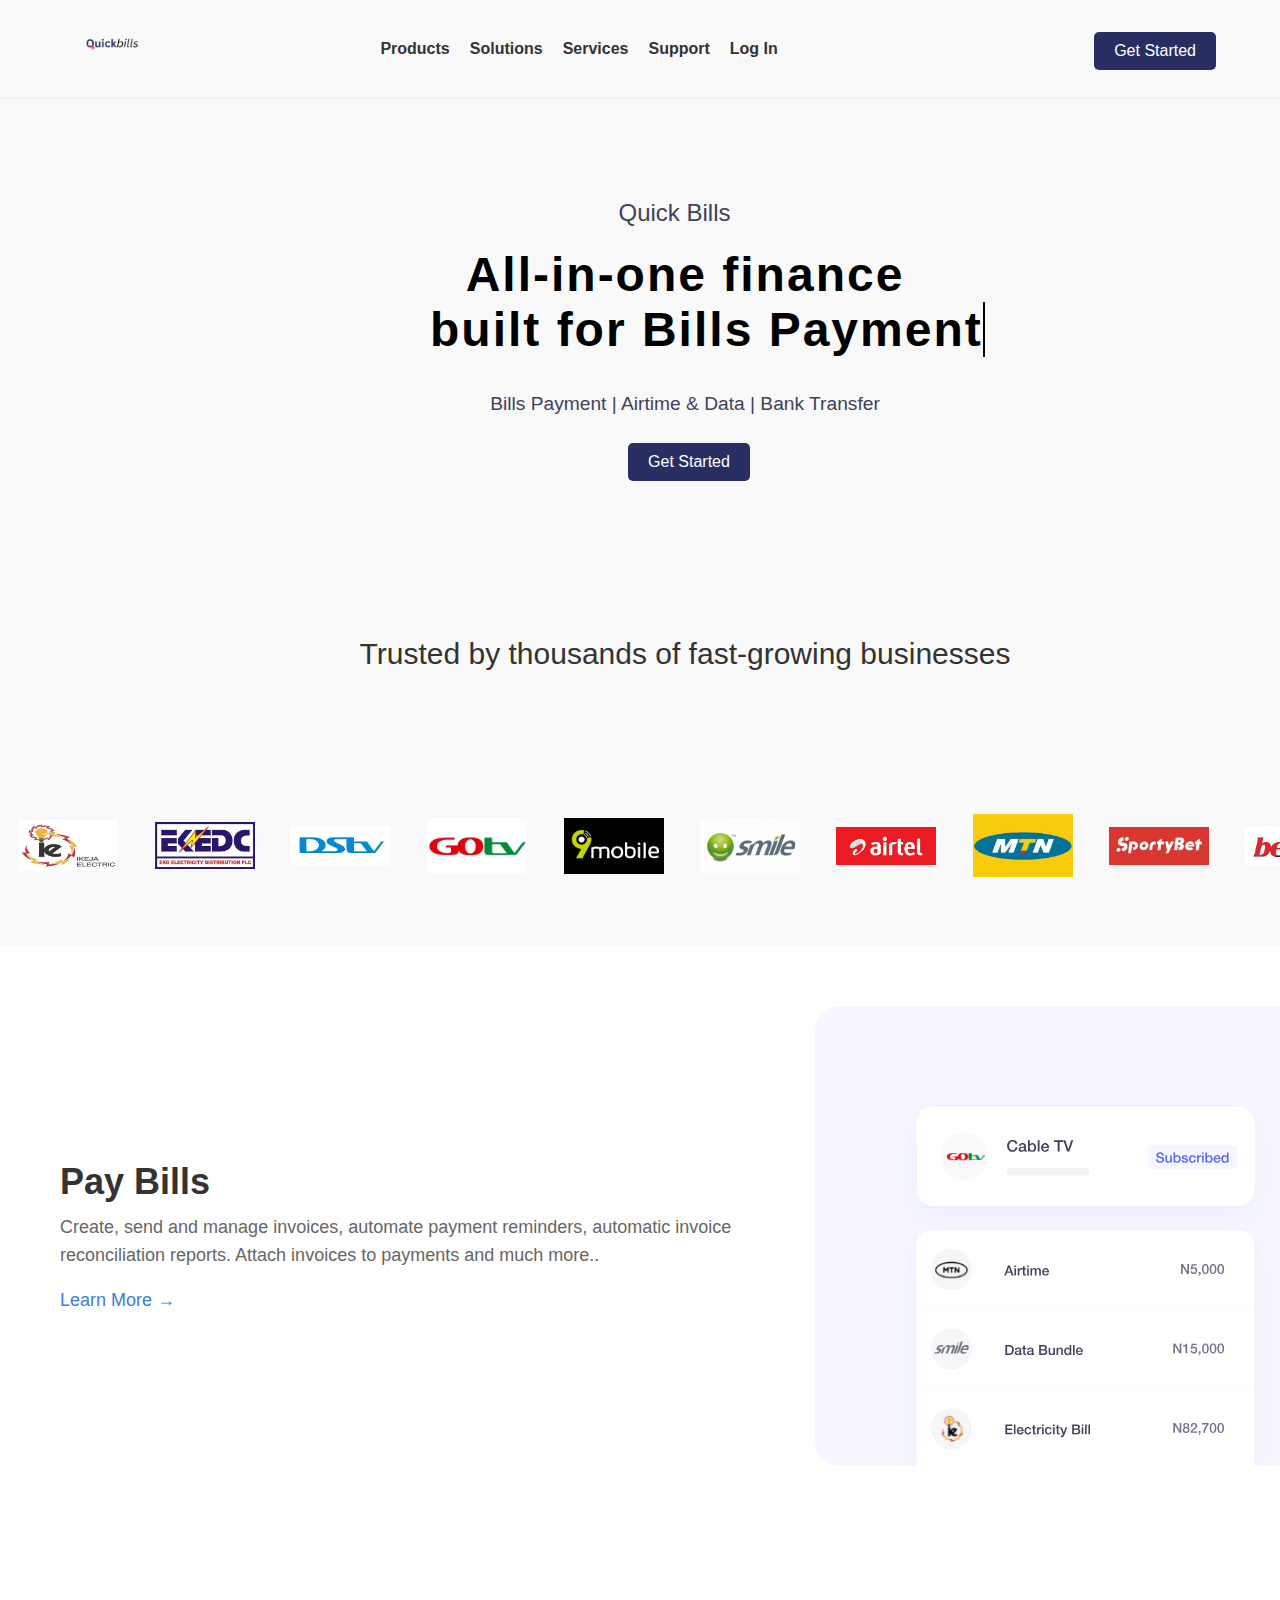
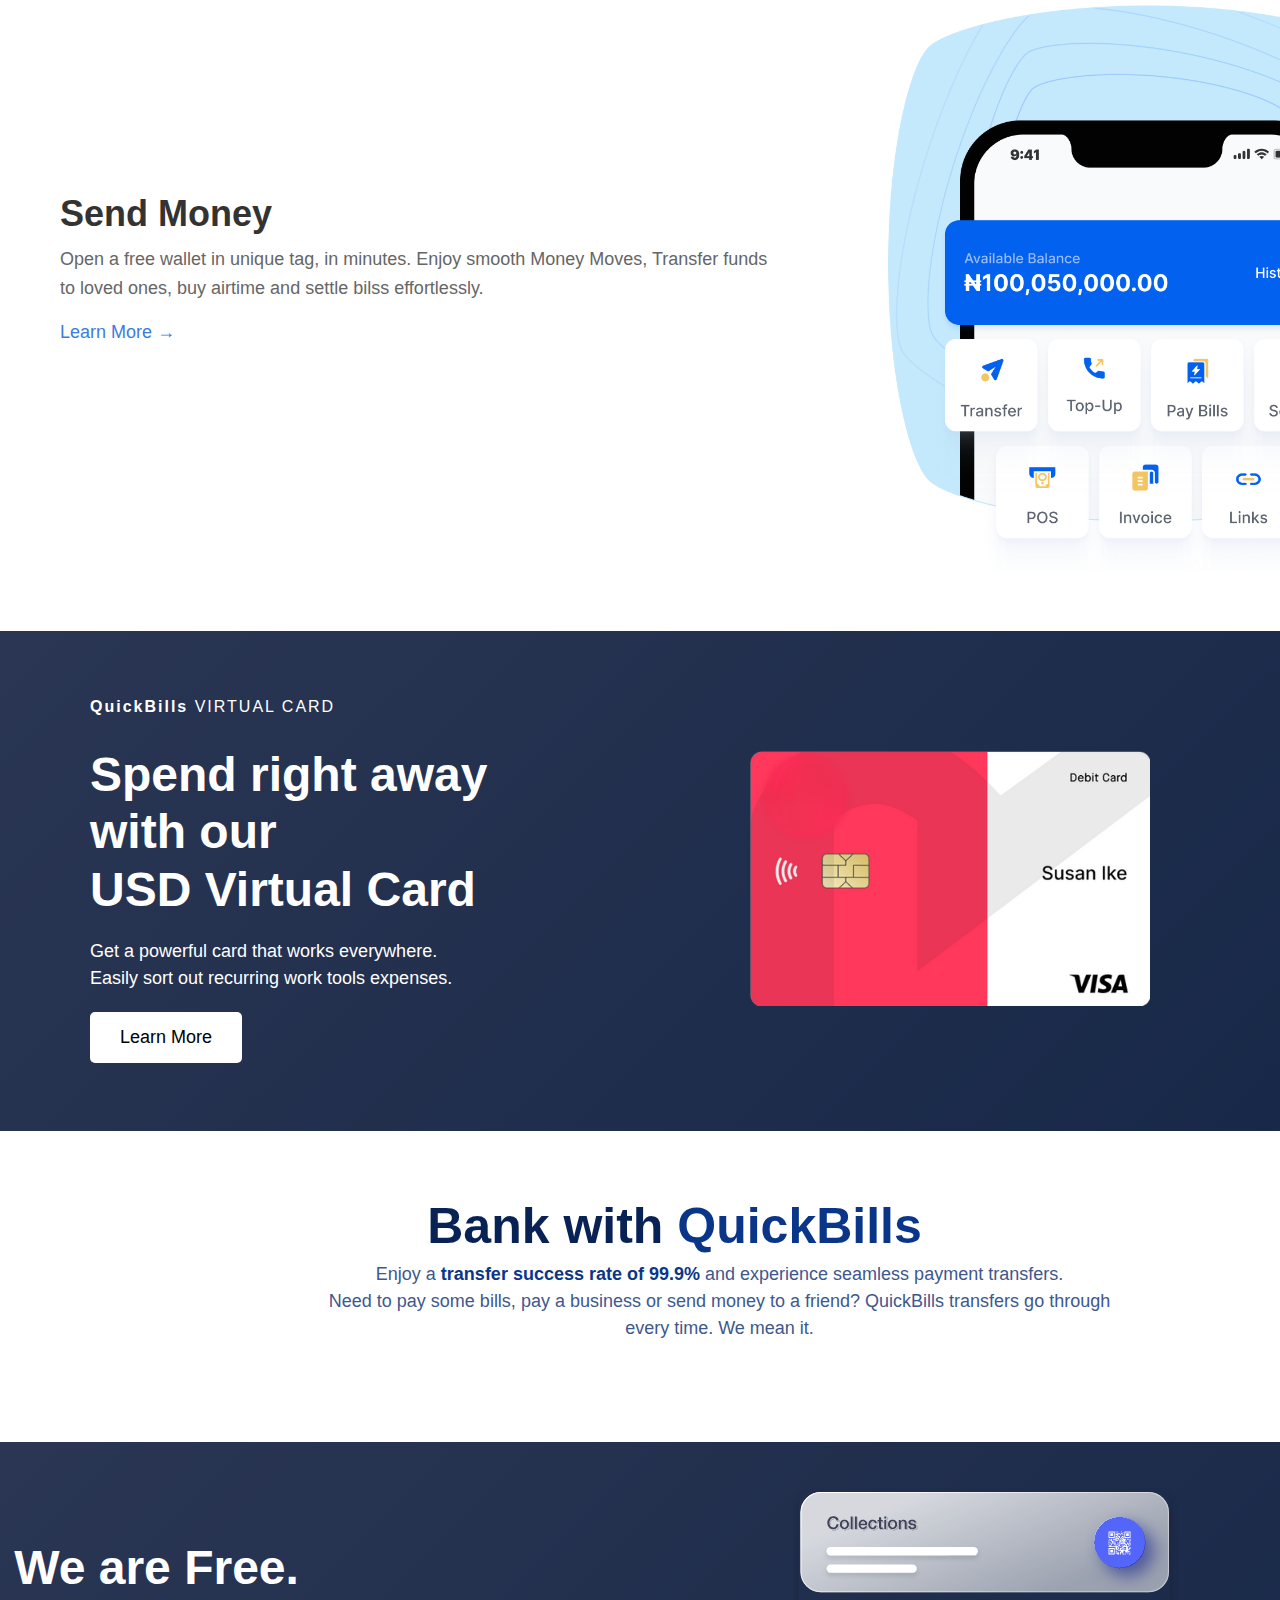
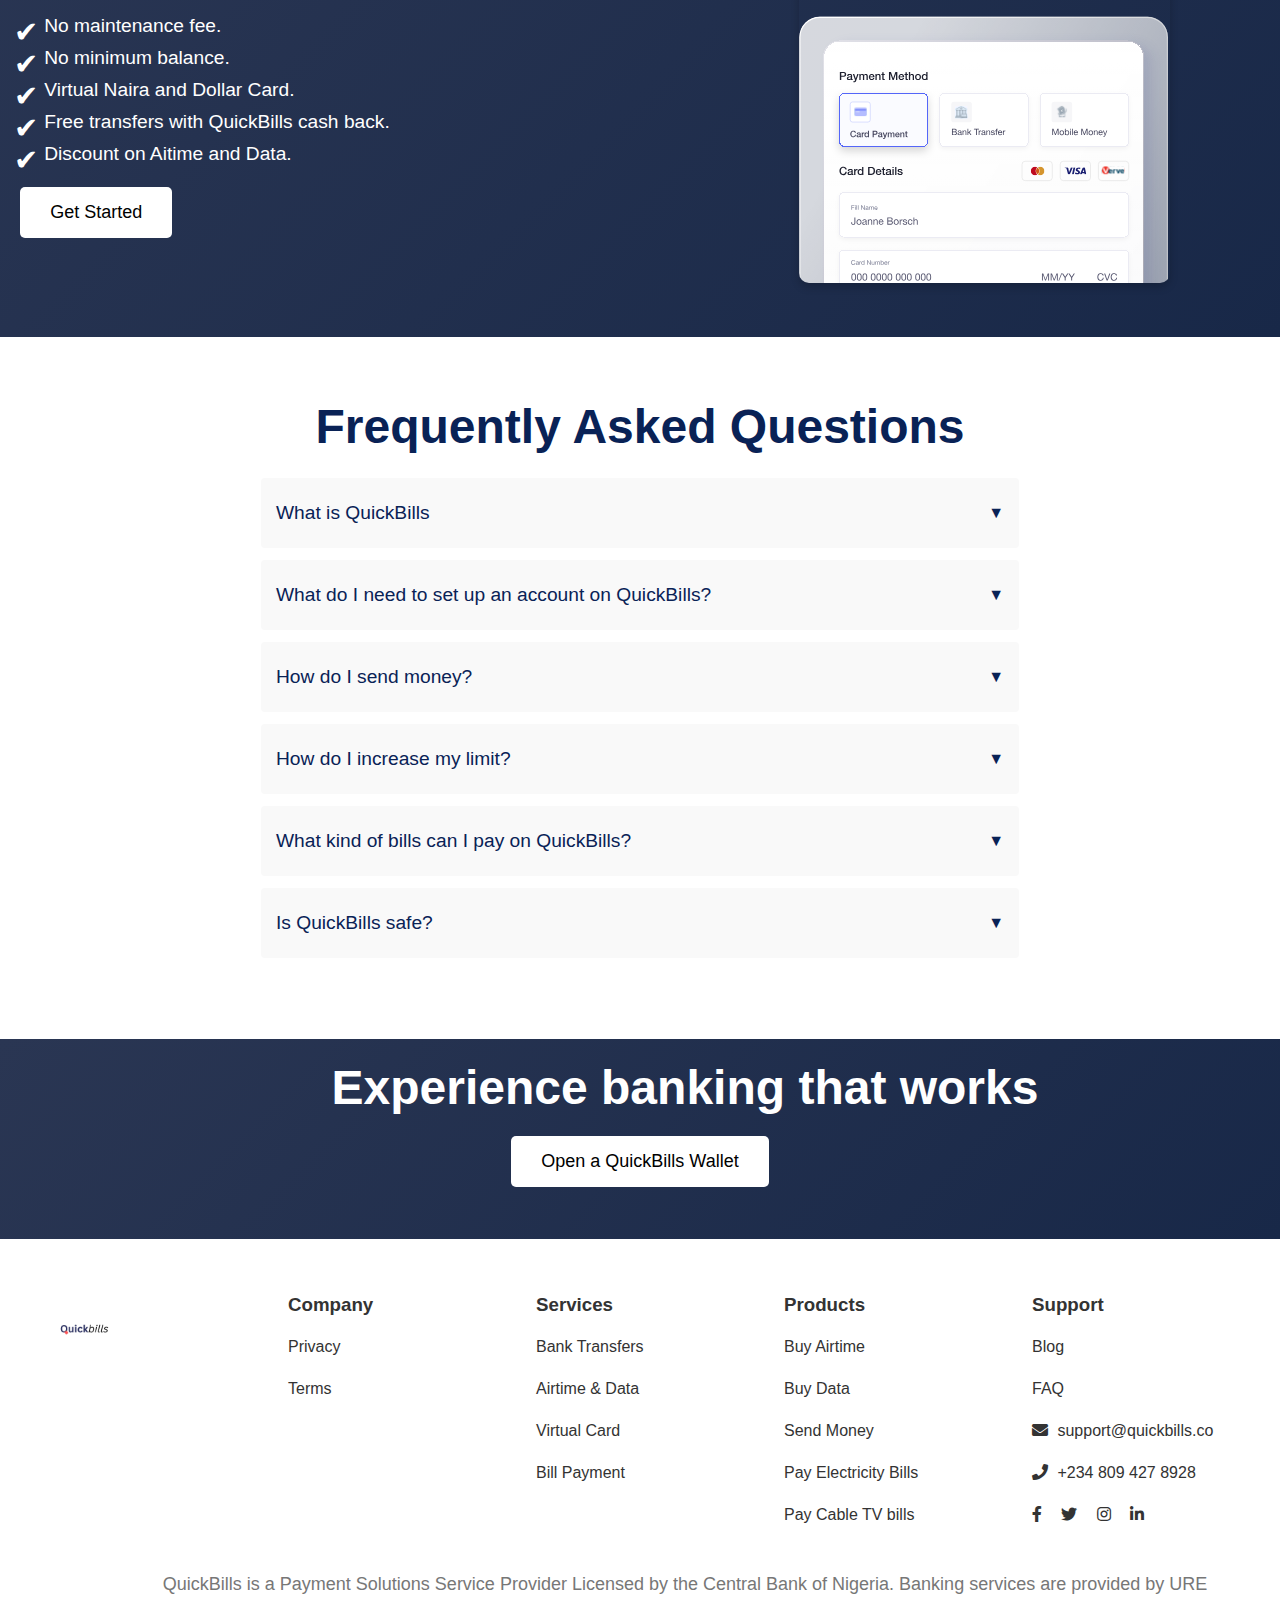
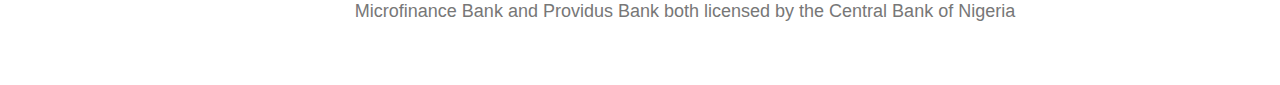
<file: index.html>
<!DOCTYPE html><html lang="en"><head>
    <meta charset="UTF-8">
    <meta name="viewport" content="width=device-width, initial-scale=1.0">
    <title>QuickBills - Home of Fast Payment</title>
    <link rel="stylesheet" href="css/styles.css">
    <link rel="stylesheet" href="css/section.css">
    <link rel="stylesheet" href="css/card.css">
    <link rel="stylesheet" href="css/faq.css">
    <link rel="stylesheet" href="https://cdnjs.cloudflare.com/ajax/libs/font-awesome/5.15.4/css/all.min.css">
    <link rel="preconnect" href="https://fonts.googleapis.com">
    <link rel="preconnect" href="https://fonts.gstatic.com" crossorigin>
    <link href="https://fonts.googleapis.com/css2?family=Plus+Jakarta+Sans:ital,wght@0,200..800;1,200..800&display=swap" rel="stylesheet">

    
</head>
<body>
    <header>
        <div class="header-container">
            <img src="images/quick.png" alt="Lenco Logo" class="logo">
            <nav>
                <ul>
                    <li><a href="#">Products</a></li>
                    <li><a href="#">Solutions</a></li>
                    <li><a href="#">Services</a></li>
                    <li><a href="#">Support</a></li>
                    <li><a href="login.html">Log In</a></li>
                </ul>
            </nav>
            <button onclick="window.location.href='login.html';" class="get-started">Get Started</button>
        </div>
    </header>

    <main>
        <section class="hero">
            <div class="hero-container">
                <h3 class="fade-in-up">Quick Bills</h3>
                <h2>All-in-one finance <br><span class="typing-animation">built for Bills Payment</span></h2>
                <p>Bills Payment | Airtime &amp; Data | Bank Transfer</p>
                <button onclick="window.location.href='login.html';" class="get-started">Get Started</button>
            </div>
        </section>

        <section class="trusted">
            <div class="container">
                <p>Trusted by thousands of fast-growing businesses</p>
            </div>
        </section>
        <div class="companies-section">
            <div class="slider">
                <div class="slide-track">
                    <div class="slide">
                        <img src="images/ikedc.png" alt="ikedc">
                    </div>
                    <div class="slide">
                        <img src="images/ekedc.png" alt="ekedc">
                    </div>
                    <div class="slide">
                        <img src="images/dstv.png" alt="dstv">
                    </div>
                    <div class="slide">
                        <img src="images/gotv.png" alt="gotv">
                    </div>
                    <div class="slide">
                        <img src="images/9mobile.png" alt="9mobile">
                    </div>
                    <div class="slide">
                        <img src="images/smile.png" alt="smile">
                    </div>
                    <div class="slide">
                        <img src="images/airtel.png" alt="airtel">
                    </div>
                    <div class="slide">
                        <img src="images/mtn.png" alt="mtn">
                    </div>
                    <div class="slide">
                        <img src="images/sportybet.png" alt="sportybet">
                    </div>
                    <div class="slide">
                        <img src="images/bet9ja.png" alt="bet9ja">
                    </div>
                    <div class="slide">
                        <img src="images/cloudbet.png" alt="cloudbet">
                    </div>
                    
                    <!-- Repeat the slides to make the animation smooth -->
                    <div class="slide">
                        <img src="images/ikedc.png" alt="ikedc">
                    </div>
                    <div class="slide">
                        <img src="images/ekedc.png" alt="ekedc">
                    </div>
                    <div class="slide">
                        <img src="images/dstv.png" alt="dstv">
                    </div>
                    <div class="slide">
                        <img src="images/gotv.png" alt="gotv">
                    </div>
                    <div class="slide">
                        <img src="images/9mobile.png" alt="9mobile">
                    </div>
                    <div class="slide">
                        <img src="images/smile.png" alt="smile">
                    </div>
                    <div class="slide">
                        <img src="images/airtel.png" alt="airtel">
                    </div>
                    <div class="slide">
                        <img src="images/mtn.png" alt="mtn">
                    </div>
                    <div class="slide">
                        <img src="images/sportybet.png" alt="sportybet">
                    </div>
                    <div class="slide">
                        <img src="images/bet9ja.png" alt="bet9ja">
                    </div>
                    <div class="slide">
                        <img src="images/cloudbet.png" alt="cloudbet">
                    </div>
                </div>
            </div>
        </div>


        <div class="payouts-section">
            <div class="payouts-content">
                <h1>Pay Bills</h1>
                <p>Create, send and manage invoices, automate payment reminders, automatic invoice reconciliation reports. Attach invoices to payments and much more..</p>
                <a href="#" class="learn-more">Learn More <span>→</span></a>
            </div>
            <div class="payouts-image">
                <img src="images/image.svg" alt="Payouts Graphic">
            </div>
        </div>

        <div class="payouts-section1">
            <div class="payouts-content1">
                <h1>Send Money</h1>
                <p>Open a free wallet in unique tag, in minutes. Enjoy smooth Money Moves, Transfer funds to loved ones, buy airtime and settle bilss effortlessly.</p>
                <a href="#" class="learn-more">Learn More <span>→</span></a>
            </div>
            <div class="payouts-image1">
                <img src="images/tool.png" alt="Payouts Graphic">
            </div>
        </div>


        <div class="containerV">
            <div class="contentV">
                <h2><strong>QuickBills</strong> VIRTUAL CARD</h2>
                <h4>Spend right away with our <br> USD <span>Virtual Card</span></h4>
                <p>Get a powerful card that works everywhere.<br>Easily sort out recurring work tools expenses.</p>
                <button onclick="window.location.href='login.html';" class="cta-buttonV">Learn More</button>
            </div>
            <div class="image-containerV">
                <img src="images/card.png" alt="Virtual Card Image" class="card-imageV">
            </div>
        </div>


        <div class ="text-content">
            <h1> Bank with <strong> QuickBills</strong></h1>
            <p> Enjoy a <strong> transfer success rate of 99.9%</strong>  and experience seamless payment transfers.<br> Need to pay some bills, pay a business or send money to a friend? QuickBills transfers go through <br> every time. We mean it.</p>
        </div>
    

        <div class="feature-section">
            <div class="feature-text">
            <h1>We are Free.</h1>
            <ul>
                <li>No maintenance fee.</li>
                <li>No minimum balance.</li>
                <li>Virtual Naira and Dollar Card.</li>
                <li>Free transfers with QuickBills cash back.</li>
                <li>Discount on Aitime and Data.</li>
            </ul>
            <button onclick="window.location.href='login.html';" class="cta-buttonL">Get Started</button>
        </div>
        <div class="feature-image">
            <img src="images/quick1.svg" alt="Collections and Payment Method">
        </div>
    </div>

    
  

    <div class="faq-section">
        <div class="faq-title">Frequently Asked Questions</div>
        <details>
            <summary>What is QuickBills</summary>
            <div class="faq-answer">
                QuickBills by <strong>Phlex payment limited</strong> is a Mobile Money Wallet licensed by the CBN for Sending, Receiving and Managing Money. All funds are insured by the NDIC.
        </details>
        <details>
            <summary>What do I need to set up an account on QuickBills?</summary>
            <div class="faq-answer">
                To set up your QuickBills account, you'll need the following; a working smartphone (Android or iOS), a Nigerian phone number, BVN, Internet connection and a Bank account.
            </div>
        </details>
        <details>
            <summary>How do I send money?</summary>
            <div class="faq-answer">
                You can send money to any bank in Nigeria or to another QuickBills user with their QuickBill ID. Click on 'Send Money' from your homepage and follow the prompts.
            </div>
        </details>
        <details>
            
            <summary>How do I increase my limit?</summary>
            <div class="faq-answer">
                To increase your transaction limit, you must complete your KYC. Go to 'Settings', click on 'Update KYC Information' and submit the required details.
            </div>
        </details>

        <details>
            <summary>What kind of bills can I pay on QuickBills?</summary>
            <div class="faq-answer">
                You can pay for Airtime, Internet Data subscriptions, electrical bills and DStv/GOtv subscriptions.
        </details>
        <details>

            <summary>Is QuickBills  safe?</summary>
            <div class="faq-answer">
                QuickBills employs various security measures to ensure the safety of its customers' funds and personal information. It is always recommended to follow best practices for online banking security.
            </div>
        </details>
    </div>

    <div class="new-alert">
        <h4> Experience banking that works</h4>

        <button class="buttonG"> Open a QuickBills Wallet</button>

    </div>
       

        
    
    </div>
<main>


    
    <footer>
        <div class="footer-container">
            <div class="footer-section">
                <img class="imgs" src="images/quick.png" alt="QuickBills">        
            </div>
            <div class="footer-section">
                <h3>Company</h3>
                <ul>
                    <li><a href="#">Privacy</a></li>
                    <li><a href="#">Terms</a></li>
                </ul>
            </div>
            <div class="footer-section">
                <h3>Services</h3>
                <ul>
                    <li><a href="#">Bank Transfers</a></li>
                    <li><a href="#">Airtime & Data</a></li>
                    <li><a href="#">Virtual Card</a></li>
                    <li><a href="#">Bill Payment</a></li>
                </ul>
            </div>
            <div class="footer-section">
                <h3>Products</h3>
                <ul>
                    <li><a href="#">Buy Airtime</a></li>
                    <li><a href="#">Buy Data</li>
                    <li><a href="#">Send Money</a></li>
                    <li><a href="#">Pay Electricity Bills</a></li>
                    <li><a href="#">Pay Cable TV bills</a></li>
                </ul>
            </div>
            <div class="footer-section">
                <h3>Support</h3>
                <ul>
                    <li><a href="#">Blog</a></li>
                    <li><a href="#">FAQ</a></li>
                    <li>
                        <a href="mailto:support@quicknills.com">
                            <i class="fas fa-envelope"></i> support@quickbills.co
                        </a>
                    </li>
                    <li>
                        <a href="tel:+2348094278928">
                            <i class="fas fa-phone"></i> +234 809 427 8928
                        </a>
                    </li>
                    <li class="social-media">
                        <a href="#"><i class="fab fa-facebook-f"></i></a>
                        <a href="#"><i class="fab fa-twitter"></i></a>
                        <a href="#"><i class="fab fa-instagram"></i></a>
                        <a href="#"><i class="fab fa-linkedin-in"></i></a>
                    </li>
                </ul>
            </div>
        </div>
        <div class="footer-bottom">
            <p>QuickBills is a Payment Solutions Service Provider Licensed by the Central Bank of Nigeria. Banking services are provided by URE Microfinance Bank and Providus Bank both licensed by the Central Bank of Nigeria</p>
        </div>
    </footer>

    


</body>

</html>
</file>
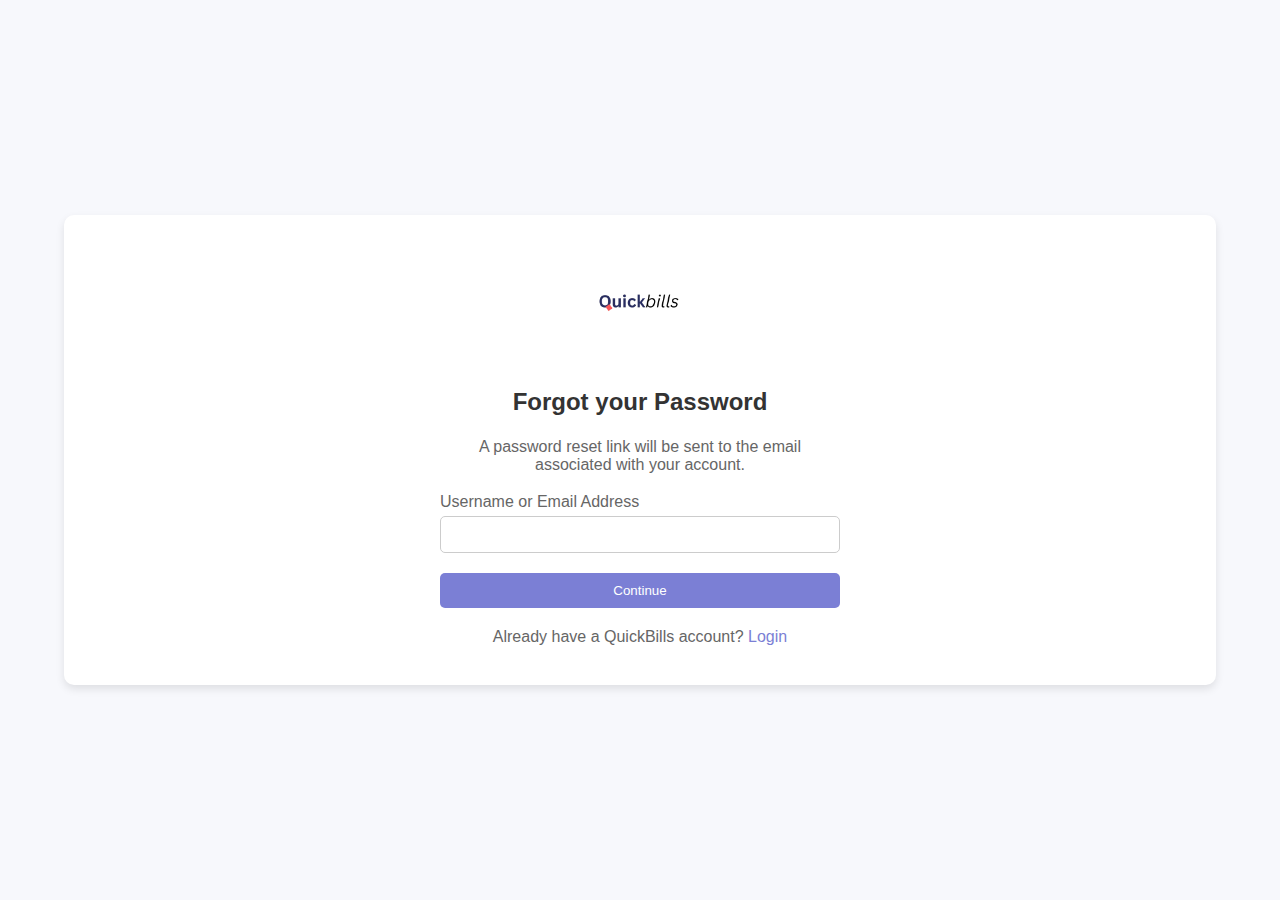
<file: forgotpassword.html>
<!DOCTYPE html>
<html lang="en">
<head>
    <meta charset="UTF-8">
    <meta name="viewport" content="width=device-width, initial-scale=1.0">
    <title>QuickBills SignUp</title>
    <link rel="stylesheet" href="css/forgot.css">
</head>
<body>
    <div class="container">
        <div class="left-section">
            <img src="images/quick.png" alt="QuickBills Logo" class="logo">
            <div class="signup-form">
                <h5>Forgot your Password</h5>
                <p>A password reset link will be sent to the email associated with your account.</p>
                <form action="#">
                    <label for="username">Username or Email Address</label>
                    <input type="text" id="username" name="username" required>
                    <button type="submit">Continue</button>
                </form>
                <p>Already have a QuickBills account? <a href="login.html">Login</a></p>
            </div>
        </div>
       
    </div>
</body>
</html>
</file>
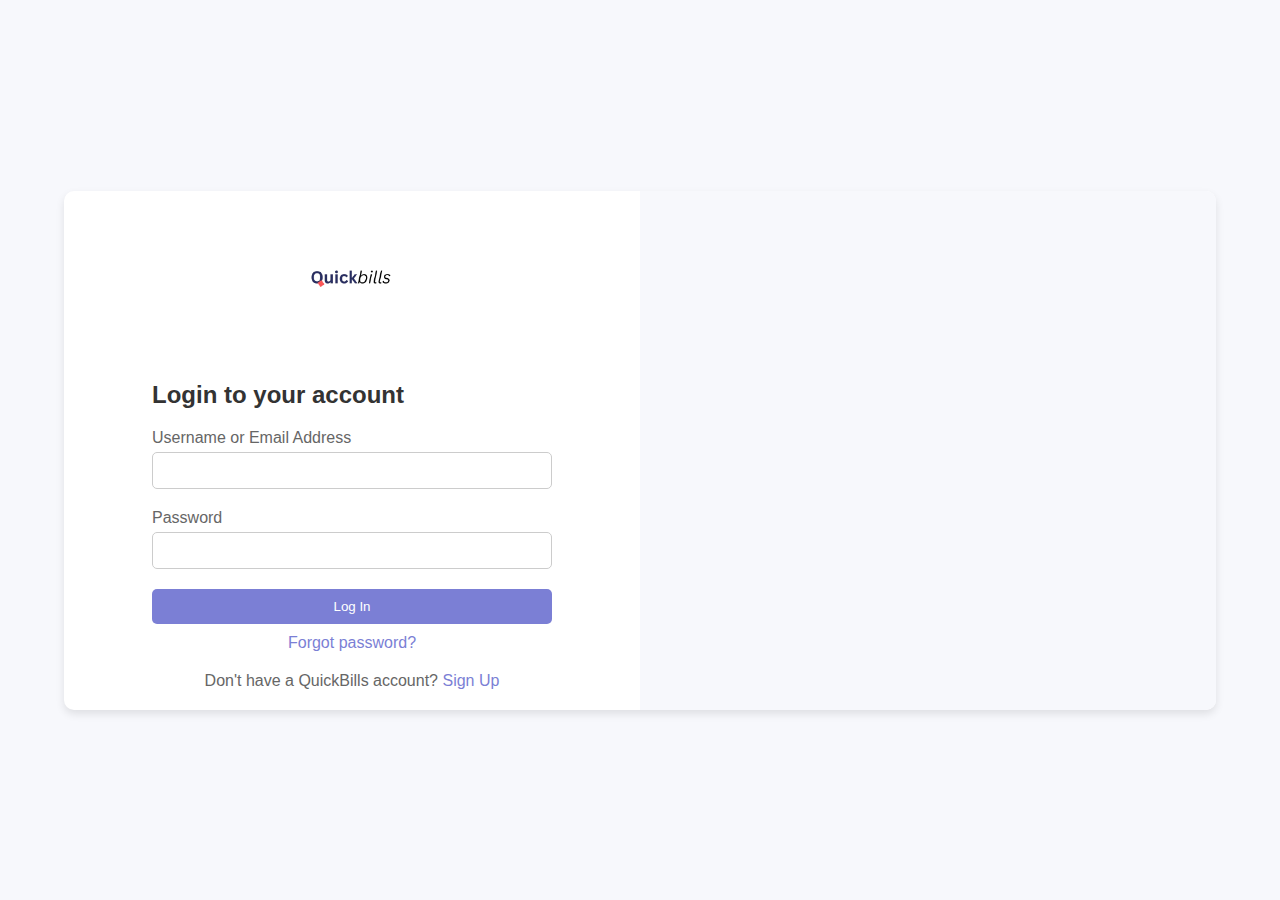
<file: login.html>
<!DOCTYPE html>
<html lang="en">
<head>
    <meta charset="UTF-8">
    <meta name="viewport" content="width=device-width, initial-scale=1.0">
    <title>QuickBills Login</title>
    <link rel="stylesheet" href="css/login.css">
</head>
<body>
    <div class="container">
        <div class="left-section">
            <img src="images/quick.png" alt="QuickBills Logo" class="logo">
            <div class="login-form">
                <h3>Login to your account</h3>
                <form action="#">
                    <label for="username">Username or Email Address</label>
                    <input type="text" id="username" name="username" required>
                    <label for="password">Password</label>
                    <input type="password" id="password" name="password" required>
                    <button type="submit">Log In</button>
                </form>
                <a href="forgotpassword.html" class="forgot-password">Forgot password?</a>
                <p>Don't have a QuickBills account? <a href="signup.html">Sign Up</a></p>
            </div>
        </div>
        <div class="right-section">
            <div class="carousel">
                <div class="carousel-item">
                    <img src="images/tool.png" alt="Slide 1">
                    
                </div>
                <div class="carousel-item">
                    <img src="images/tool1.png" alt="Slide 2">
                   
                </div>
                <div class="carousel-item">
                    <img src="images/tool2.png" alt="Slide 3">
                    
                    </div>
                </div>
            </div>
        </div>
    </div>
</body>
</html>
</file>
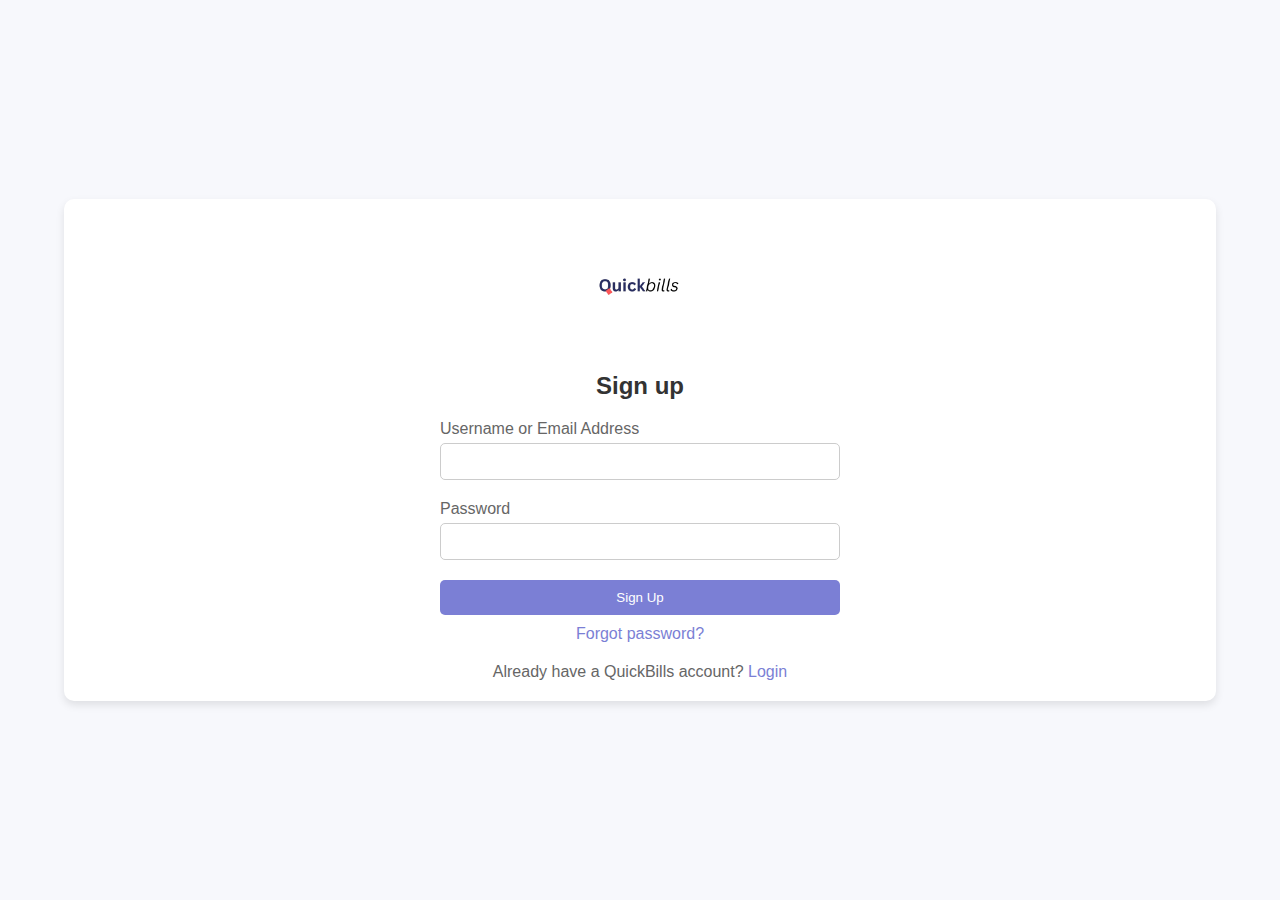
<file: signup.html>
<!DOCTYPE html>
<html lang="en">
<head>
    <meta charset="UTF-8">
    <meta name="viewport" content="width=device-width, initial-scale=1.0">
    <title>QuickBills SignUp</title>
    <link rel="stylesheet" href="css/signup.css">
</head>
<body>
    <div class="container">
        <div class="left-section">
            <img src="images/quick.png" alt="QuickBills Logo" class="logo">
            <div class="signup-form">
                <h3>Sign up</h3>
                <form action="#">
                    <label for="username">Username or Email Address</label>
                    <input type="text" id="username" name="username" required>
                    <label for="password">Password</label>
                    <input type="password" id="password" name="password" required>
                    <button type="submit">Sign Up</button>
                </form>
                <a href="forgotpassword.html" class="forgot-password">Forgot password?</a>
                <p>Already have a QuickBills account? <a href="login.html">Login</a></p>
            </div>
        </div>
       
    </div>
</body>
</html>
</file>
<file: css/styles.css>
* {
    margin: 0;
    padding: 0;
    box-sizing: border-box;
}

body {
    font-family: Arial, sans-serif;
}

header {
    background: #f9f9f9;
    border-bottom: 1px solid #eee;
    padding:none;
}

.header-container {
    width: 90%;
    max-width: 1200px;
    margin: 0 auto;
    display: flex;
    justify-content: space-between;
    align-items: center;
    background: #f9f9f9;
    padding-top: 0;
}

.logo {
    width: 98px;
    height: auto;
}

nav ul {
    list-style: none;
    display: flex;
    gap: 20px;
}

nav a {
    text-decoration: none;
    color: #333;
    font-weight: bold;
}

.get-started {
    background: #292e62;
    color: #fff;
    border: none;
    padding: 10px 20px;
    cursor: pointer;
    border-radius: 5px;
    transition: background 0.3s;
    margin-top: 4px;
    font-size: 16px;
    margin-left:98px;
}

.get-started:hover {
    background: #3a46c2;
}

.hero {
    text-align: center;
    padding: 100px 0;
    background: #f9f9f9;
    display: flex;
    justify-content: center;
    align-items: center;
}

.hero-container {
    max-width: 600px;
}

.hero h3 {
    font-size: 24px;
    margin-bottom: 20px;
    font-family: Helvetica, sans-serif;
    font-weight: 500;
    display: block;
    color: rgb(65, 65, 90);
}

.hero h2 {
    font-size: 48px;
    margin-bottom: 2px;
    font-weight: 700;
}

.hero p {
    font-size: 1.2rem;
    margin-bottom: 20px;
    color: #41415a;
}

.trusted {
    background: #f9f9f9;
    padding: 50px 0;
    text-align: center;
}

.trusted p {
    font-size: 1.2rem;
    color: #333;
    font-weight: 400;
    font-size: 30px;
}


.typing-animation {
    display: inline-block;
    border-right: 2px solid;
    white-space: nowrap;
    overflow: hidden;
    position: relative;
    animation: typing 5s steps(40, end), blink-caret .75s step-end infinite;
}


@keyframes typing {
    from { width: 0; }
    to { width: 100%; }
}

@keyframes blink-caret {
    from, to { border-color: transparent; }
    50% { border-color: black; }
}


@keyframes fadeInUp {
    from {
        opacity: 0;
        transform: translateY(-20px);
    }
    to {
        opacity: 1;
        transform: translateY(0);
    }
}

.fade-in-up {
    animation: fadeInUp 2s ease-in-out;
    margin-left: 69px;
}

/* Existing CSS */

/* Existing CSS */

.service-container {
    width: 90%;
    max-width: 1200px;
    margin: 0 auto;
    display: flex;
    flex-wrap: wrap;
    gap: 40px; /* Gap between the boxes */
    justify-content: space-between; /* Ensure boxes are spread out to the extremes */
    align-items: flex-start; /* Align items to the top */
}

.service {
    flex: 1 1 calc(33.333% - 40px); /* Adjust width to account for the gap */
    box-sizing: border-box;
    padding: 20px; /* Padding inside each box */
    background: #f9f9f9;
    border: 1px solid #ddd;
    border-radius: 10px;
    text-align: center;
    box-shadow: 0 4px 8px rgba(0, 0, 0, 0.1);
    transition: transform 0.3s;
}

.service:hover {
    transform: translateY(-10px);
}

.service i {
    font-size: 50px; /* Icon size */
    margin-bottom: 20px; /* Space between icon and text */
    color: #292e62; /* Icon color */
}

.service h3 {
    font-size: 24px;
    margin-bottom: 10px;
    color: #333;
}

.service p {
    font-size: 16px;
    margin-bottom: 20px;
    color: #666;
}

.service a {
    font-size: 16px;
    color: #292e62;
    text-decoration: none;
    font-weight: bold;
}

.service a:hover {
    text-decoration: underline;
}




/* Companies Section */
.companies-section {
    padding: 50px 0;
    background: #f9f9f9;
}

.slider {
    width: 100%;
    overflow: hidden;
}

.slide-track {
    display: flex;
    width: calc(250px * 12); /* Adjust based on the number of slides */
    animation: scroll 40s linear infinite;
}

.slide {
    width: 250px;
    height: 100px;
    display: flex;
    justify-content: center;
    align-items: center;
}

.slide img {
    width: 100px;
    height: auto;
    object-fit: contain;
}

@keyframes scroll {
    0% {
        transform: translateX(0);
    }
    100% {
        transform: translateX(calc(-250px * 6)); /* Adjust based on the number of slides */
    }
}


.payouts-section {
    display: flex;
    align-items: center;
    padding: 20px;
    background-color: #fff;
    max-width: 1200px;
    margin: 20px;
}

.payouts-content {
    flex: 1;
    padding: 20px;
    text-align: left;
}

.payouts-content h1 {
    font-size: 36px;
    color: #333;
    margin-bottom: 10px;
}

.payouts-content p {
    font-size: 18px;
    color: #666;
    line-height: 1.6;
    margin-bottom: 20px;
    padding: 0;
}

.payouts-content .learn-more {
    font-size: 18px;
    color: #3b7ddd;
    text-decoration: none;
    display: inline-flex;
    align-items: center;
}

.payouts-content .learn-more span {
    margin-left: 5px;
    transition: margin-left 0.3s;
}

.payouts-content .learn-more:hover span {
    margin-left: 10px;
}

.payouts-image {
    flex: 1;
    display: flex;
    justify-content: flex-start; /* Align to the left */
    align-items: center;
    padding: 20px;
    margin-right: -350px;
}

.payouts-image img {
    max-width: 100%;
    height: auto;
    border-radius: 10px;
    margin-right: 50px;
}

@media (max-width: 768px) {
    .payouts-section {
        flex-direction: column;
        text-align: center;
    }

    .payouts-content {
        padding: 10px;
        text-align: center; /* Center text for smaller screens */
    }

    .payouts-image {
        padding: 10px;
        justify-content: center; /* Center image for smaller screens */
        margin-right: 50px;
    }
}

.payouts-section1 {
    display: flex;
    align-items: center;
    padding: 20px;
    background-color: #fff;

    max-width: 1200px;
    margin: 20px;
}

.payouts-content1 {
    flex: 1;
    padding: 20px;
    text-align: left;
}

.payouts-content1 h1 {
    font-size: 36px;
    color: #333;
    margin-bottom: 10px;
}

.payouts-content1 p {
    font-size: 18px;
    color: #666;
    line-height: 1.6;
    margin-bottom: 20px;
    padding: 0;
}

.payouts-content1 .learn-more {
    font-size: 18px;
    color: #3b7ddd;
    text-decoration: none;
    display: inline-flex;
    align-items: center;
}

.payouts-content1 .learn-more span {
    margin-left: 5px;
    transition: margin-left 0.3s;
}

.payouts-content1 .learn-more:hover span {
    margin-left: 10px;
}

.payouts-image1 {
    flex: 1;
    display: flex;
    justify-content: flex-start; /* Align to the left */
    align-items: center;
    padding: 20px;
    margin-right: -350px;
}

.payouts-image1 img {
    max-width: 100%;
    height: auto;
    border-radius: 10px;
    margin-right: 50px;
}


@media (max-width: 768px) {
    .payouts-section1 {
        flex-direction: column;
        text-align: center;
    }

    .payouts-content1 {
        padding: 10px;
        text-align: center; /* Center text for smaller screens */
    }

    .payouts-image1 {
        padding: 10px;
        justify-content: center; /* Center image for smaller screens */
        margin-right: 50px;
    }




.imgs{
    width: 50px;
}
</file>
<file: css/section.css>
.feature-section {
    display: flex;
    align-items: center;
    justify-content: center;
    background: linear-gradient(135deg, #2a3653, #182848);
    padding: 50px;
    color: #fff;
}

.feature-text {
    max-width: 50%;
    padding-right: 90px;
    margin-left: -96px;
    margin-right: 319px;

}

.feature-text h1 {
    font-size: 3em;
    margin-bottom: 20px;
}

.feature-text ul {
    list-style: none;
    padding: 0;
    margin: 0 0 20px 0;
}

.feature-text ul li {
    font-size: 1.2em;
    margin-bottom: 10px;
    position: relative;
    padding-left: 30px;
}

.feature-text ul li:before {
    content: '✔';
    position: absolute;
    left: 0;
    top: 0;
    font-size: 1.5em;
    color: #fff;
}

.cta-button {
    background-color: white;
    color: black;;
    border: none;
    padding: 15px 30px;
    border-radius: 5px;
    cursor: pointer;
    font-size: 18px;
    margin-top: 15px;
}

.feature-image {
    max-width: 50%;
}

.feature-image img {
    max-width: 100%;
    height: auto;
    border-radius: 10px;
    box-shadow: 0 4px 8px rgba(0, 0, 0, 0.2);
}


        
        footer {
    background-color: #fff;
    padding: 40px 20px;
    color: #333;
}

.footer-container {
    display: flex;
    justify-content: space-between;
    flex-wrap: wrap;
}

.footer-section {
    flex: 1;
    min-width: 180px;
    margin: 10px 20px;
    line-height: 32px;
}

.footer-section img {
    max-width: 150px;
    margin-bottom: 20px;
}

.country-select {
    display: flex;
    align-items: center;
    margin-bottom: 20px;
}

.country-select img {
    width: 20px;
    height: 20px;
    margin-right: 10px;
}

.country-select span {
    margin-right: 10px;
}


.cta-buttonL {
    background-color: white;
    color: linear-gradient(135deg, #2a3653, #182848);
    border: none;
    padding: 15px 30px;
    border-radius: 5px;
    font-size: 18px;
    cursor: pointer;
    transition: background-color 0.3s ease;
    margin-left: 6px;
    margin-top: 2px;
}

.cta-buttonL:hover {
    background-color: black;
    color:white;
    opacity: 0.5s;
    transition: 1.5s;
}

.footer-section h3 {
    margin-bottom: 10px;
}

.footer-section ul {
    list-style: none;
    padding: 0;
}

.footer-section ul li {
    margin-bottom: 10px;
}

.footer-section ul li a {
    color: #333;
    text-decoration: none;
}

.footer-section ul li a:hover {
    text-decoration: underline;
}

.footer-section ul li a i {
    margin-right: 5px;
}

.social-media a {
    margin-right: 10px;
    color: #333;
}

.social-media a:hover {
    color: #635bff;
}

.footer-bottom {
    text-align: center;
    margin-top: 20px;
    font-size: 0.9em;
    color: #777;
}

.imgs{
    width: 90px;
}
</file>
<file: css/card.css>
.containerV {
    display: flex;
    align-items: center;
    height: 500px;
    color: white;
    background: linear-gradient(135deg, #2a3653, #182848);
}

.contentV {
    max-width: 50%;
}

h2 {
    font-size: 16px;
    font-weight: 400;
    letter-spacing: 2px;
    margin-bottom: 10px;
    padding-left: 90px;
    padding-bottom: 20px;
}

h4 {
    font-size: 48px;
    font-weight: 700;
    line-height: 1.2;
    margin-bottom: 20px;
    padding-left: 90px;
    color: rgb(255, 255, 255);
}

h4 span {
    color: #ffffff;
}

p {
    font-size: 18px;
    line-height: 1.5;
    margin-bottom: 20px;
    padding-left: 90px;
    font-family: Arial, Helvetica;
}

.cta-buttonV {
    background-color: white;
    color: linear-gradient(135deg, #2a3653, #182848);
    border: none;
    padding: 15px 30px;
    border-radius: 5px;
    font-size: 18px;
    cursor: pointer;
    transition: background-color 0.3s ease;
    margin-left: 90px;
}


.cta-buttonV:hover {
    background-color: black;
    color:white;
    opacity: 0.5s;
    transition: 1.5s;
}

.image-containerV {
    padding-left: 200px;
    padding-right: 130px;
    border-radius: 2px;
}

.card-imageV {
    width: 100%;
    
}

@media (max-width: 768px) {
    .containerV {
        flex-direction: column;
        align-items: flex-start;
    }

    .contentV {
        max-width: 100%;
        margin-bottom: 30px;
    }

    .image-containerV {
        max-width: 100%;
    }

    .card-imageV {
        width: 100%;
    }
}

.new-alert{
    background:linear-gradient(135deg, #2a3653, #182848);
    width: 100%;
    height: 200px;
    text-align: center;
}

.new-alert h4{
    font-size: 48px;
    font-weight: 700;
    text-align: center;
    color: white;
    font-family: Arial, Helvetica, sans-serif;
    padding-top: 20px;
}

.buttonG{
    background-color: white;
    color: linear-gradient(135deg, #2a3653, #182848);
    border: none;
    padding: 15px 30px;
    border-radius: 5px;
    font-size: 18px;
    cursor: pointer;
    transition: background-color 0.3s ease;
   
    
}

.buttonG:hover{
    background-color: black;
    color:white;
    opacity: 0.5s;
    transition: 1.5s;
}

.text-content{
    color: #092256;
    text-align: center;
    font-weight: 400;
    font-family: Arial, Helvetica, sans-serif;
    padding-top: 80px;
    line-height: 30px;
    animation: fadeInUp 2s ease-in-out;
    margin-left: 69px;
}
.text-content:target{
    opacity: 1; /* Visible when the section is targeted */
    transform: translateY(0); /* Reset transform when animation is triggered */
}

.text-content h1{
    font-size: 50px;
}
.text-content h1 strong{
    color: #0a3689;

}

.text-content p{
    color: #3e588e;
    padding-top: 20px;
    padding-bottom: 80px;
}

.text-content p strong{
    color: #0a3689;
}
</file>
<file: css/faq.css>
.faq-section {
    max-width: 800px;
    margin: 50px auto;
    padding: 20px;
    line-height: 40px;
}

.faq-title {
    font-size: 3rem;
    text-align: center;
    margin-bottom: 30px;
    font-weight: bold;
    color: #092256;
    background-color: white;
}

details {
    margin-bottom: 10px;
    border: 1px solid #ffffff;
    border-radius: 5px;
    overflow: hidden;
}

summary {
    background: #f9f9f9;
    padding: 15px;
    font-size: 1.2rem;
    cursor: pointer;
    list-style: none;
    color: #092256;
}

details[open] summary {
    border-bottom: 1px solid #ddd;
}

details summary::marker {
    display: none;
}

summary::after {
    content: '\25BC'; /* Down arrow */
    float: right;
    font-size: 1rem;
}

details[open] summary::after {
    content: '\25B2'; /* Up arrow */
}

.faq-answer {
    padding: 15px;
    background: #fff;
    color: #092256;
}

@media (max-width: 600px) {
    .faq-title {
        font-size: 1.5rem;
    }

    summary {
        font-size: 1rem;
        padding: 10px;
    }

    .faq-answer {
        font-size: 0.9rem;
        padding: 10px;
    }
}
</file>
<file: css/forgot.css>
* {
    box-sizing: border-box;
    margin: 0;
    padding: 0;
    font-family: Arial, sans-serif;
}

body {
    display: flex;
    justify-content: center;
    align-items: center;
    min-height: 100vh;
    background-color: #f7f8fc;
}

.container {
    display: flex;
    width: 90%;
    max-width: 1200px;
    background-color: white;
    border-radius: 10px;
    overflow: hidden;
    box-shadow: 0 4px 8px rgba(0, 0, 0, 0.1);
}

.left-section, .right-section {
    padding: 20px;
}

.left-section {
    flex: 1;
    display: flex;
    flex-direction: column;
    align-items: center;
    justify-content: center;
}



.logo {
    width: 150px;
    margin-bottom: 3px;
}

.signup-form {
    width: 100%;
    max-width: 400px;
}

.signup-form h5 {
    padding-bottom: 2px;
    font-size: 24px;
    font-weight: bold;
    color: #333;
    text-align: center;
}

.signup-form p{
    padding-bottom: 19px;
}

.signup-form form {
    display: flex;
    flex-direction: column;
}

.signup-form label {
    margin-bottom: 5px;
    color: #666;
}

.signup-form input {
    padding: 10px;
    margin-bottom: 20px;
    border: 1px solid #ccc;
    border-radius: 5px;
}

.signup-form button {
    padding: 10px;
    background-color: #7b7fd5;
    color: white;
    border: none;
    border-radius: 5px;
    cursor: pointer;
}

.signup-form button:hover {
    background-color: #6a6ec5;
}


.signup-form p {
    text-align: center;
    margin-top: 20px;
    color: #666;
}

.signup-form p a {
    color: #7b7fd5;
    text-decoration: none;
}

.signup-form p a:hover {
    text-decoration: underline;
}



@media (max-width: 768px) {
    .container {
        flex-direction: column;
    }

    .right-section {
        display: none;
    }
}
</file>
<file: css/login.css>
* {
    box-sizing: border-box;
    margin: 0;
    padding: 0;
    font-family: Arial, sans-serif;
}

body {
    display: flex;
    justify-content: center;
    align-items: center;
    min-height: 100vh;
    background-color: #f7f8fc;
}

.container {
    display: flex;
    width: 90%;
    max-width: 1200px;
    background-color: white;
    border-radius: 10px;
    overflow: hidden;
    box-shadow: 0 4px 8px rgba(0, 0, 0, 0.1);
}

.left-section, .right-section {
    padding: 20px;
}

.left-section {
    flex: 1;
    display: flex;
    flex-direction: column;
    align-items: center;
    justify-content: center;
}

.right-section {
    flex: 1;
    display: flex;
    flex-direction: column;
    justify-content: center;
    align-items: center;
    background-color: #f7f8fc;
}

.logo {
    width: 150px;
    margin-bottom: 20px;
}

.login-form {
    width: 100%;
    max-width: 400px;
}

.login-form h3 {
    margin-bottom: 20px;
    font-size: 24px;
    font-weight: bold;
    color: #333;
}

.login-form form {
    display: flex;
    flex-direction: column;
}

.login-form label {
    margin-bottom: 5px;
    color: #666;
}

.login-form input {
    padding: 10px;
    margin-bottom: 20px;
    border: 1px solid #ccc;
    border-radius: 5px;
}

.login-form button {
    padding: 10px;
    background-color: #7b7fd5;
    color: white;
    border: none;
    border-radius: 5px;
    cursor: pointer;
}

.login-form button:hover {
    background-color: #6a6ec5;
}

.forgot-password {
    display: block;
    text-align: center;
    margin-top: 10px;
    color: #7b7fd5;
    text-decoration: none;
}

.forgot-password:hover {
    text-decoration: underline;
}

.login-form p {
    text-align: center;
    margin-top: 20px;
    color: #666;
}

.login-form p a {
    color: #7b7fd5;
    text-decoration: none;
}

.login-form p a:hover {
    text-decoration: underline;
}

.carousel {
    position: relative;
    width: 100%;
    max-width: 500px;
    overflow: hidden;
    height: 100%;
}

.carousel-item {
    position: absolute;
    width: 100%;
    height: 100%;
    justify-content: center;
    align-items: center;
    text-align: center;
    opacity: 0;
    transition: opacity 1s ease-in-out;
}

.carousel-item:nth-child(1) {
    animation: slide 12s infinite;
}

.carousel-item:nth-child(2) {
    animation: slide 12s infinite 4s;
}

.carousel-item:nth-child(3) {
    animation: slide 12s infinite 8s;
}

@keyframes slide {
    0%, 100% {
        opacity: 0;
    }
    33.33%, 66.66% {
        opacity: 1;
    }
}

.carousel-item img {
    width: 100%;
    border-radius: 10px;
}

.carousel-caption {
    position: absolute;
    bottom: 20px;
    left: 50%;
    transform: translateX(-50%);
    background-color: rgba(0, 0, 0, 0.5);
    color: white;
    padding: 10px;
    border-radius: 5px;
}

@media (max-width: 768px) {
    .container {
        flex-direction: column;
    }

    .right-section {
        display: none;
    }
}
</file>
<file: css/signup.css>
* {
    box-sizing: border-box;
    margin: 0;
    padding: 0;
    font-family: Arial, sans-serif;
}

body {
    display: flex;
    justify-content: center;
    align-items: center;
    min-height: 100vh;
    background-color: #f7f8fc;
}

.container {
    display: flex;
    width: 90%;
    max-width: 1200px;
    background-color: white;
    border-radius: 10px;
    overflow: hidden;
    box-shadow: 0 4px 8px rgba(0, 0, 0, 0.1);
}

.left-section, .right-section {
    padding: 20px;
}

.left-section {
    flex: 1;
    display: flex;
    flex-direction: column;
    align-items: center;
    justify-content: center;
}



.logo {
    width: 150px;
    margin-bottom: 3px;
}

.signup-form {
    width: 100%;
    max-width: 400px;
}

.signup-form h3 {
    margin-bottom: 20px;
    font-size: 24px;
    font-weight: bold;
    color: #333;
    text-align: center;
}

.signup-form form {
    display: flex;
    flex-direction: column;
}

.signup-form label {
    margin-bottom: 5px;
    color: #666;
}

.signup-form input {
    padding: 10px;
    margin-bottom: 20px;
    border: 1px solid #ccc;
    border-radius: 5px;
}

.signup-form button {
    padding: 10px;
    background-color: #7b7fd5;
    color: white;
    border: none;
    border-radius: 5px;
    cursor: pointer;
}

.signup-form button:hover {
    background-color: #6a6ec5;
}

.forgot-password {
    display: block;
    text-align: center;
    margin-top: 10px;
    color: #7b7fd5;
    text-decoration: none;
}

.forgot-password:hover {
    text-decoration: underline;
}

.signup-form p {
    text-align: center;
    margin-top: 20px;
    color: #666;
}

.signup-form p a {
    color: #7b7fd5;
    text-decoration: none;
}

.signup-form p a:hover {
    text-decoration: underline;
}



@media (max-width: 768px) {
    .container {
        flex-direction: column;
    }

    .right-section {
        display: none;
    }
}
</file>
